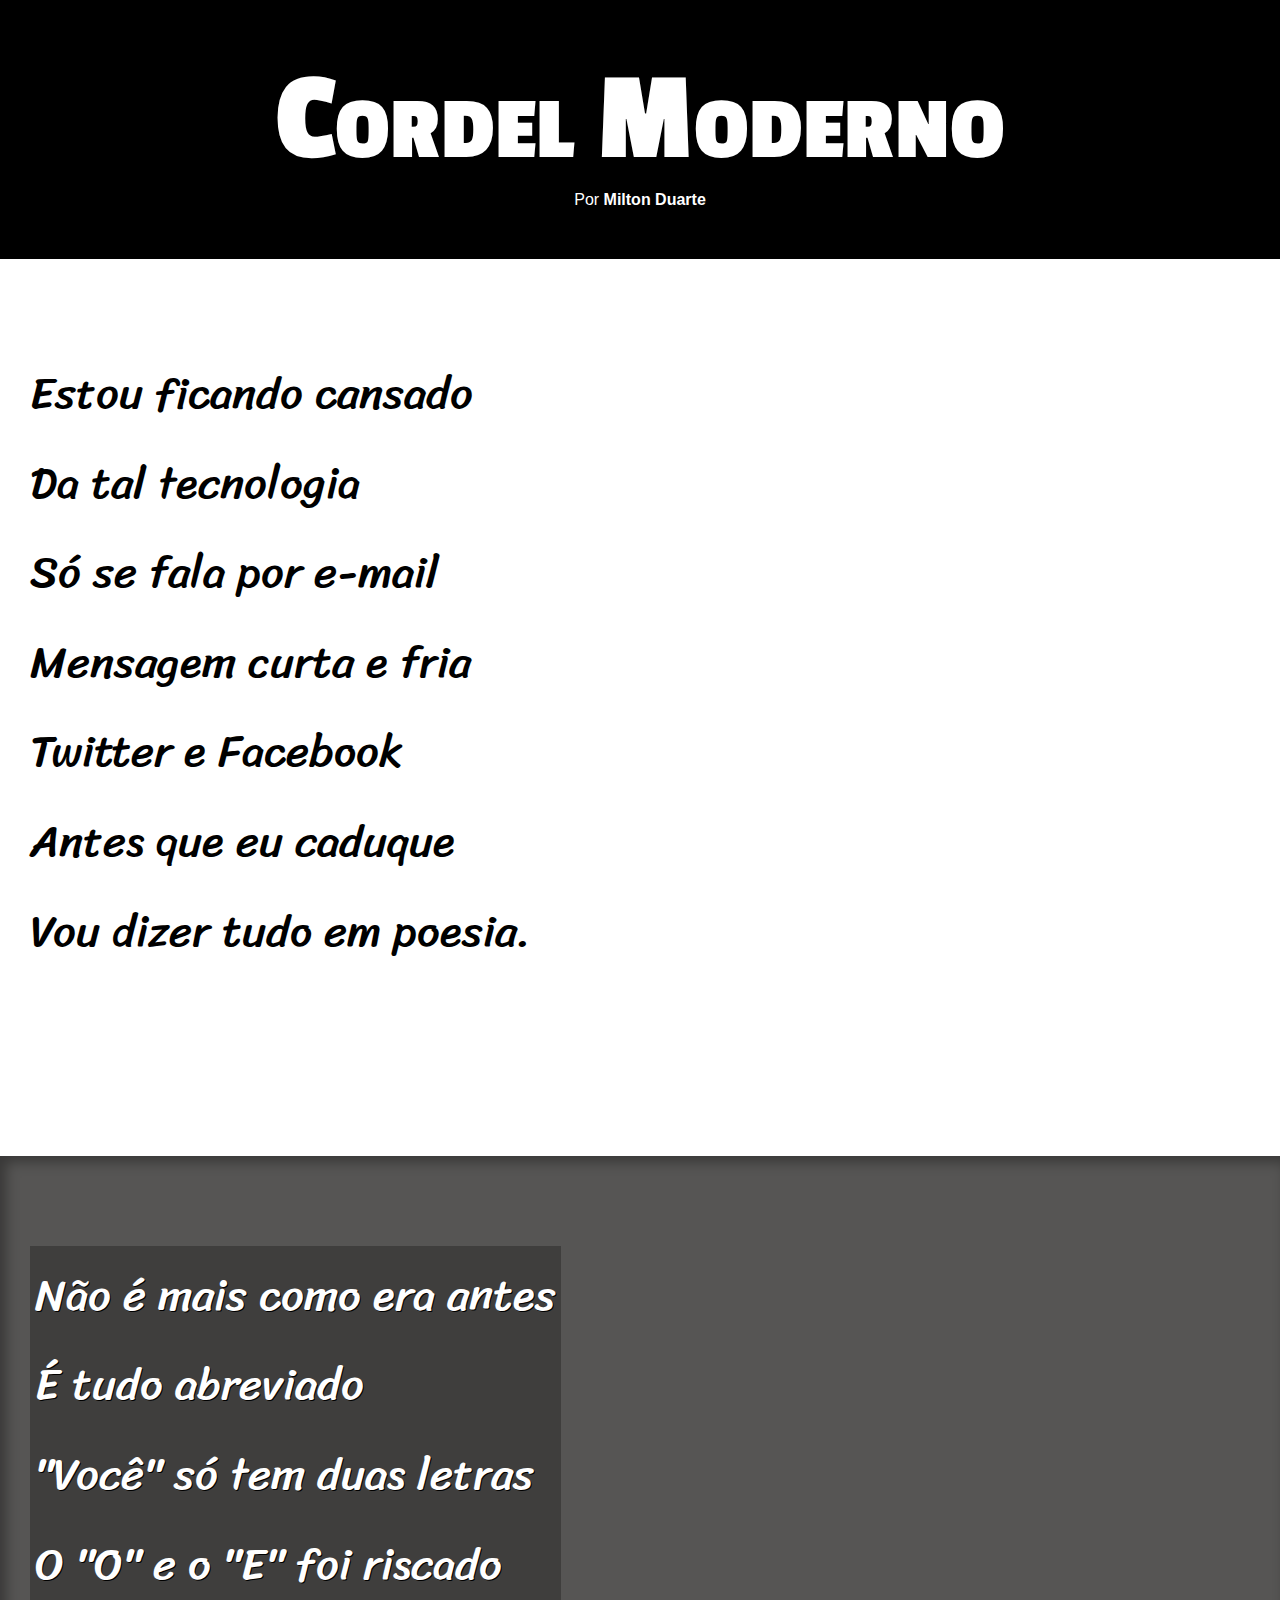
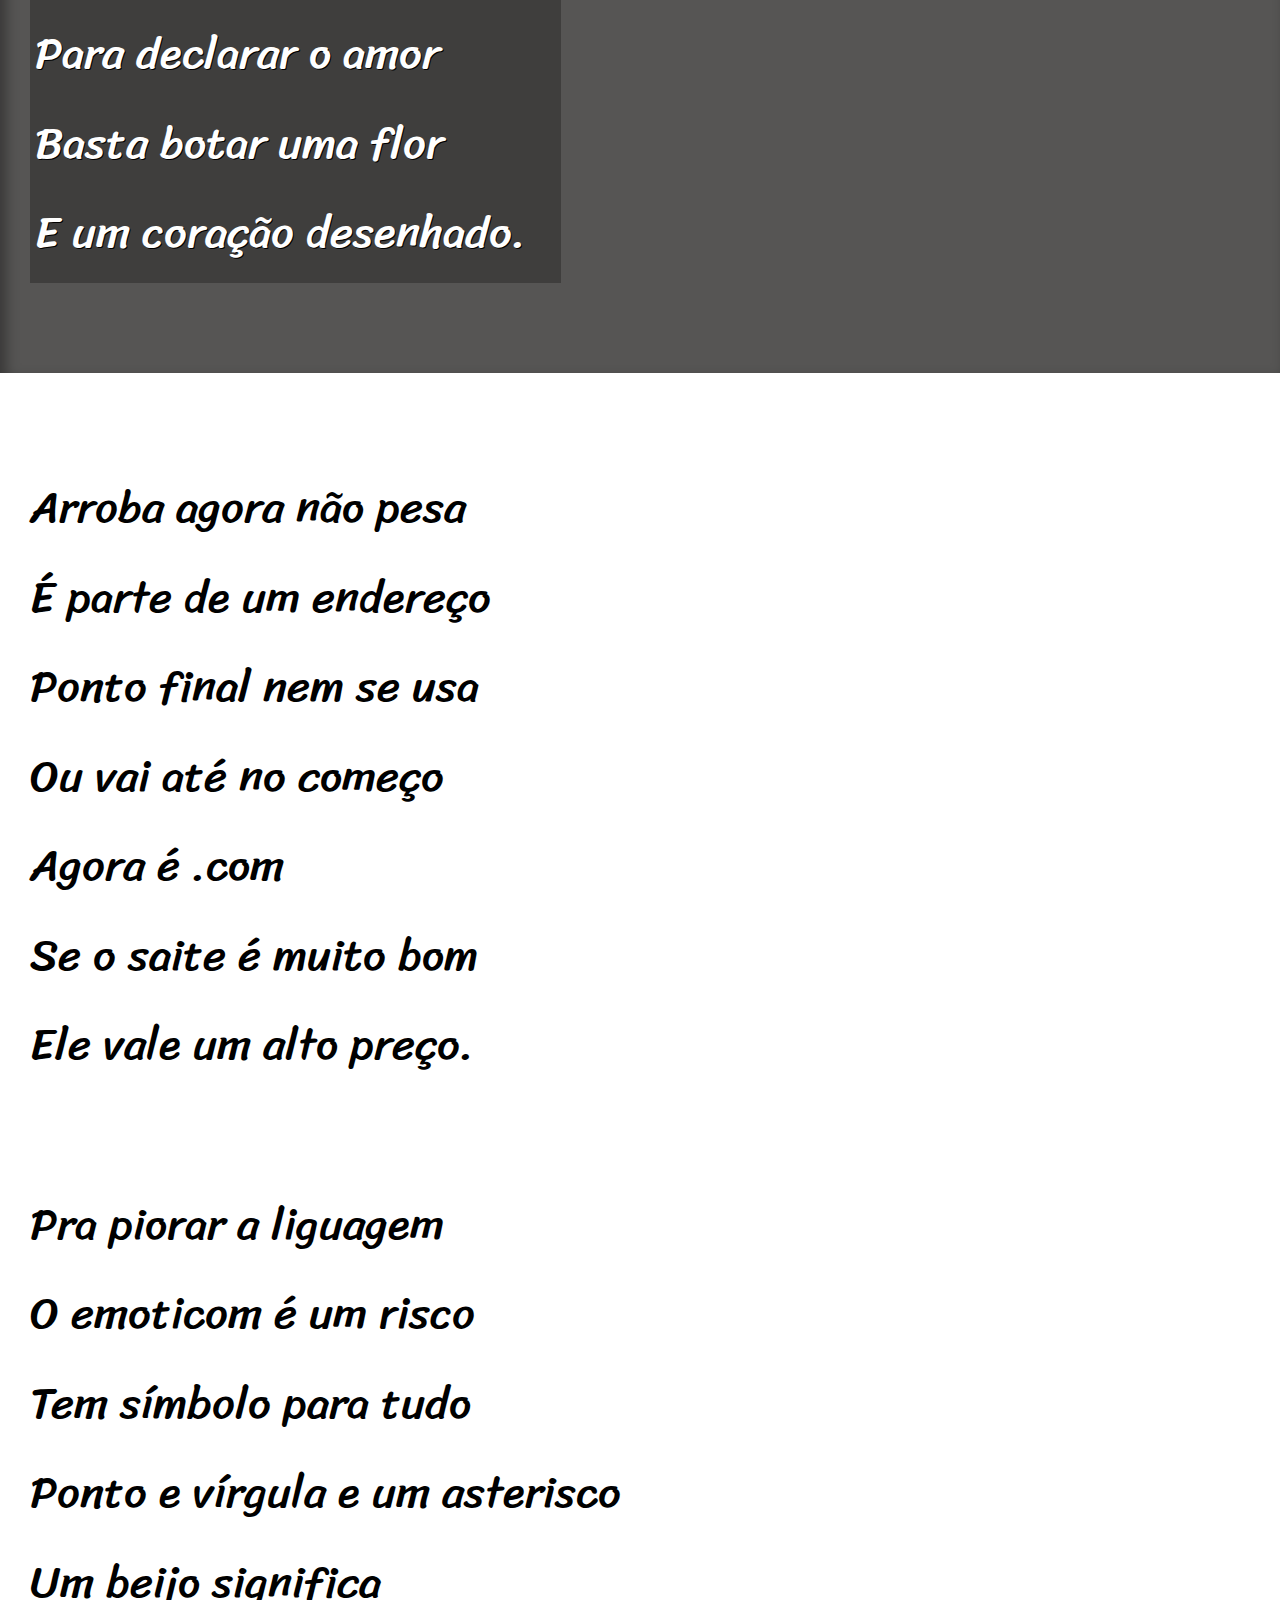
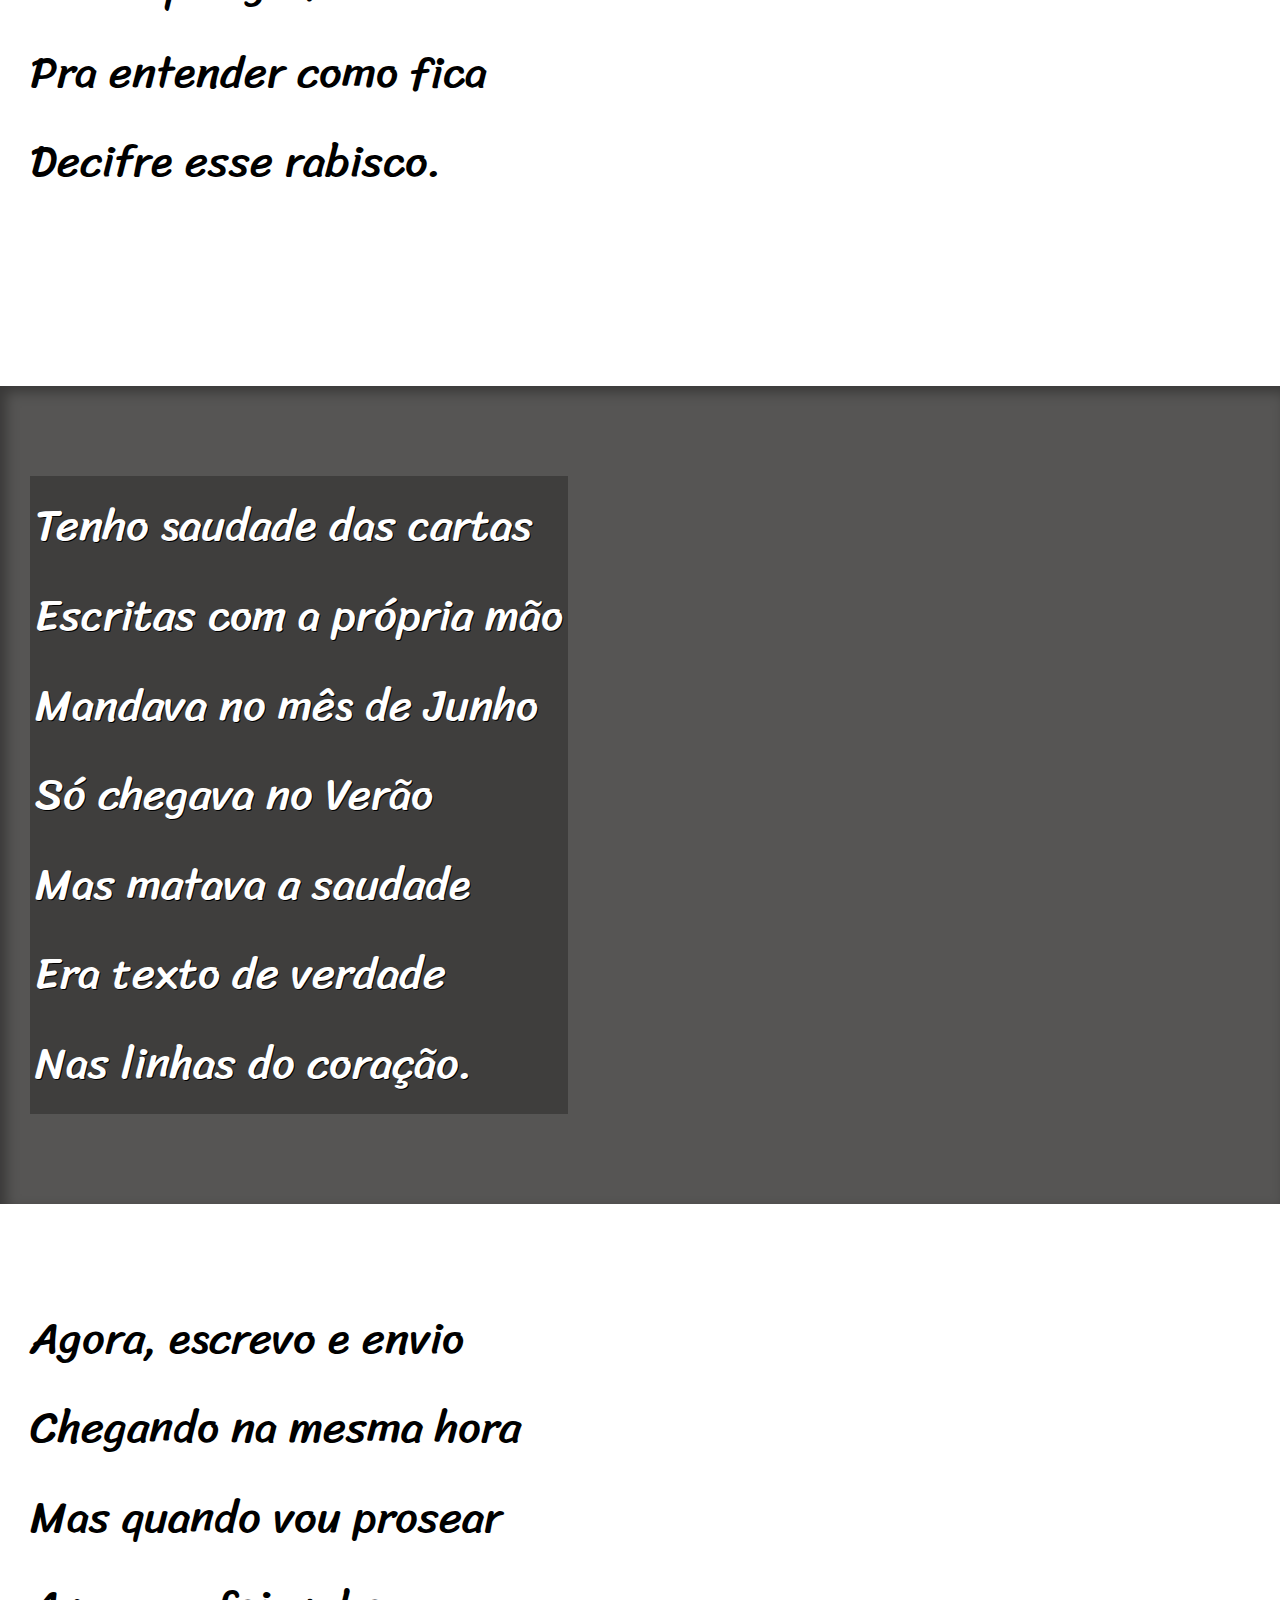
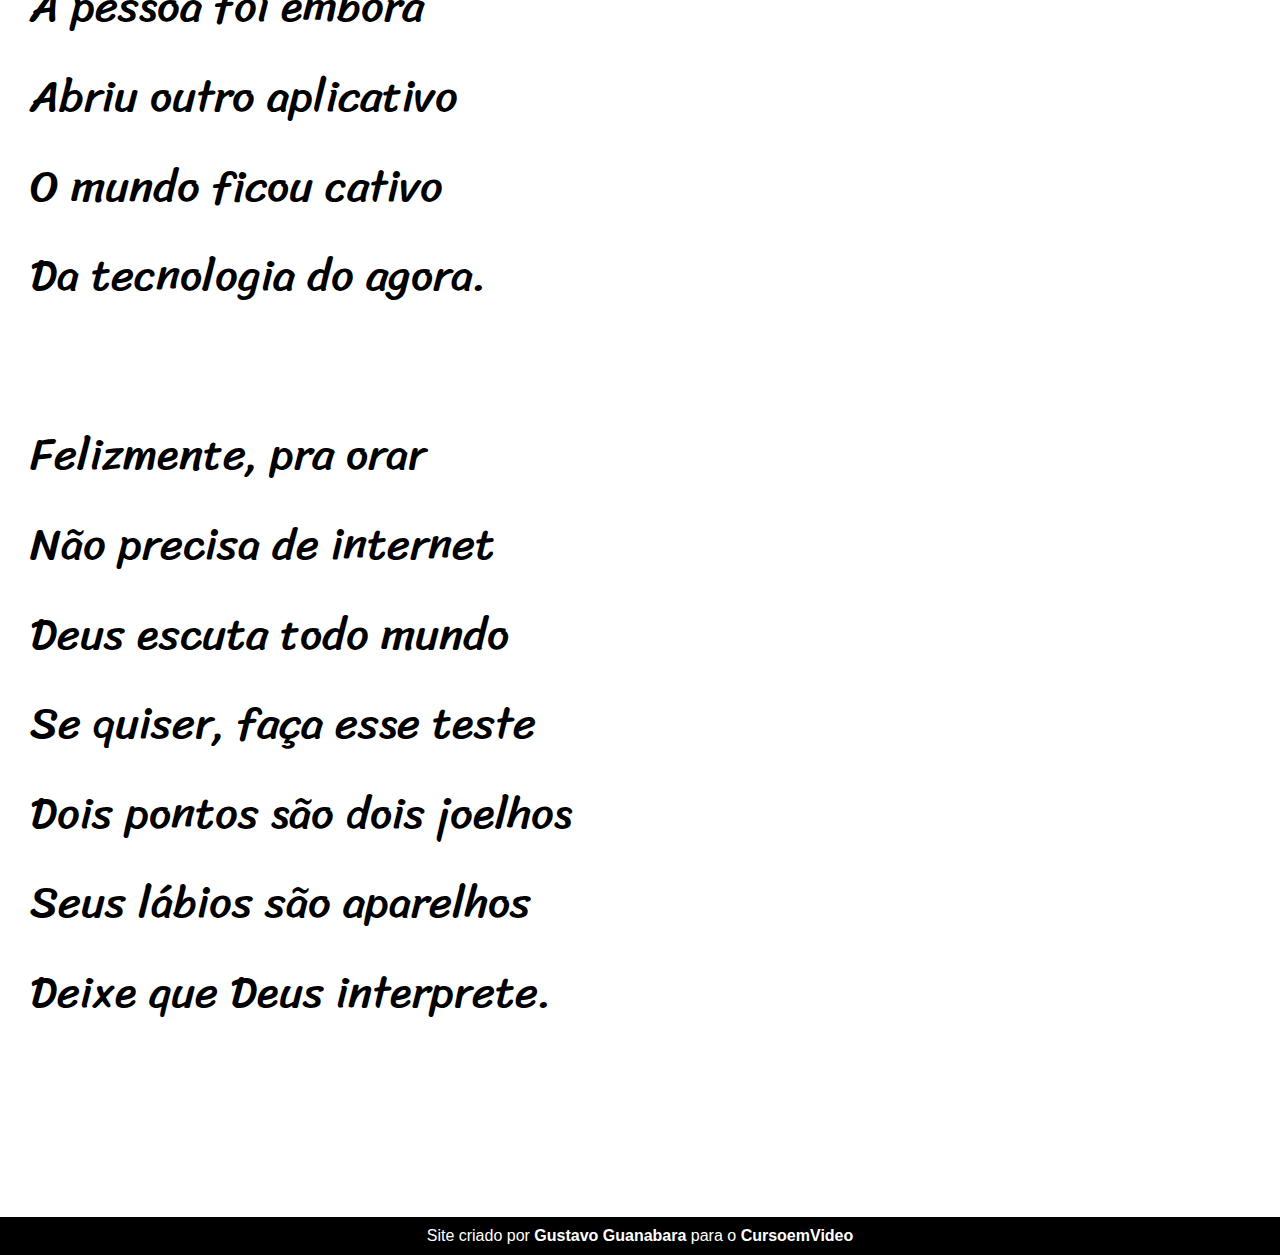
<file: desafios/d012/index.htm>
<!DOCTYPE html>
<html lang="pt-br">
<head>
    <meta charset="UTF-8">
    <meta name="viewport" content="width=device-width, initial-scale=1.0">
    <title>Cordel Moderno</title>
    <link rel="stylesheet" href="estilo/style.css">
</head>
<body>
    <header>
        <h1>Cordel Moderno</h1>
        <p>Por <a href="https://www.recantodasletras.com.br/poesias/3186743" target="_blank">Milton Duarte</a></p>

    </header>
    <section class="normal">
        <p>
            Estou ficando cansado <br>
            Da tal tecnologia <br>
            Só se fala por e-mail <br>
            Mensagem curta e fria <br>
            Twitter e Facebook <br>
            Antes que eu caduque <br>
            Vou dizer tudo em poesia.
        </p>
    </section>

    <section class="imagem" id="img01">
        <p>
            Não é mais como era antes <br>
            É tudo abreviado <br>
            "Você" só tem duas letras <br>
            O "O" e o "E" foi riscado <br>
            Para declarar o amor <br>
            Basta botar uma flor <br>
            E um coração desenhado.
        </p>
    </section>

    <section class="normal">
        <p>
            Arroba agora não pesa <br>
            É parte de um endereço <br>
            Ponto final nem se usa <br>
            Ou vai até no começo <br>
            Agora é .com <br>
            Se o saite é muito bom <br>
            Ele vale um alto preço.
        </p>

        <p>
            Pra piorar a liguagem <br>
            O emoticom é um risco <br>
            Tem símbolo para tudo <br>
            Ponto e vírgula e um asterisco <br>
            Um beijo significa <br>
            Pra entender como fica <br>
            Decifre esse rabisco.
        </p>
    </section>

    <section class="imagem" id="img02">
        <p>
            Tenho saudade das cartas <br>
            Escritas com a própria mão <br>
            Mandava no mês de Junho <br>
            Só chegava no Verão <br>
            Mas matava a saudade <br>
            Era texto de verdade <br>
            Nas linhas do coração.
        </p>
    </section>

    <section class="normal">
        <p>
            Agora, escrevo e envio <br>
            Chegando na mesma hora <br>
            Mas quando vou prosear <br>
            A pessoa foi embora <br>
            Abriu outro aplicativo <br>
            O mundo ficou cativo <br>
            Da tecnologia do agora.
        </p>

        <p>
            Felizmente, pra orar <br>
            Não precisa de internet <br>
            Deus escuta todo mundo <br>
            Se quiser, faça esse teste <br>
            Dois pontos são dois joelhos <br>
            Seus lábios são aparelhos <br>
            Deixe que Deus interprete.
        </p>
    </section>

    <footer>
        <p>Site criado por <a href="https://gustavoguanabara.github.io" target="_blank">Gustavo Guanabara</a> para o <a href="https://www.cursoemvideo.com" target="_blank">CursoemVideo</a></p>
    </footer>
</body>
</html>
</file>
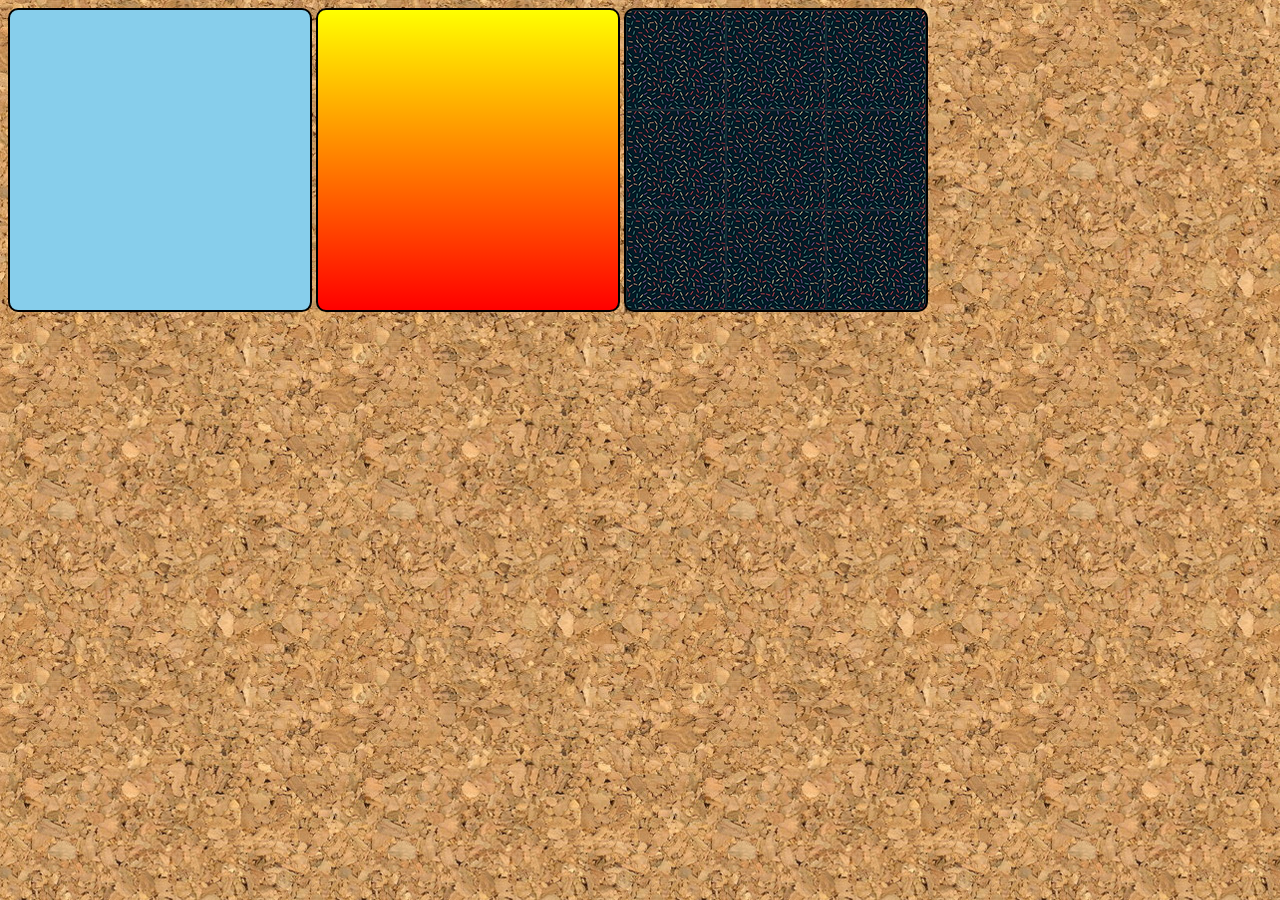
<file: ex022/fundo001.html>
<!DOCTYPE html>
<html lang="pt-br">
<head>
    <meta charset="UTF-8">
    <meta name="viewport" content="width=device-width, initial-scale=1.0">
    <title>Teste de imagem de fundo</title>
    <style>

        body{
            background-image: url(imagens/wallpaper001.jpg);
        }
        div.quadrado{
            display: inline-block;
            border: 2px solid black;
            border-radius: 10px;
            background-color: lightgray;
            width: 300px;
            height: 300px;
        }

        div#q1{
            background-color: skyblue;
        }

        div#q2{
            background-image: linear-gradient(to bottom, yellow, red);
        }

        div#q3{
            background-image: url('imagens/pattern001.png');
        }
    </style>

</head>
<body>
    <div class="quadrado" id="q1">
    </div>

    <div class="quadrado" id="q2">
    </div>

    <div class="quadrado" id="q3">
    </div>
</body>
</html>
</file>
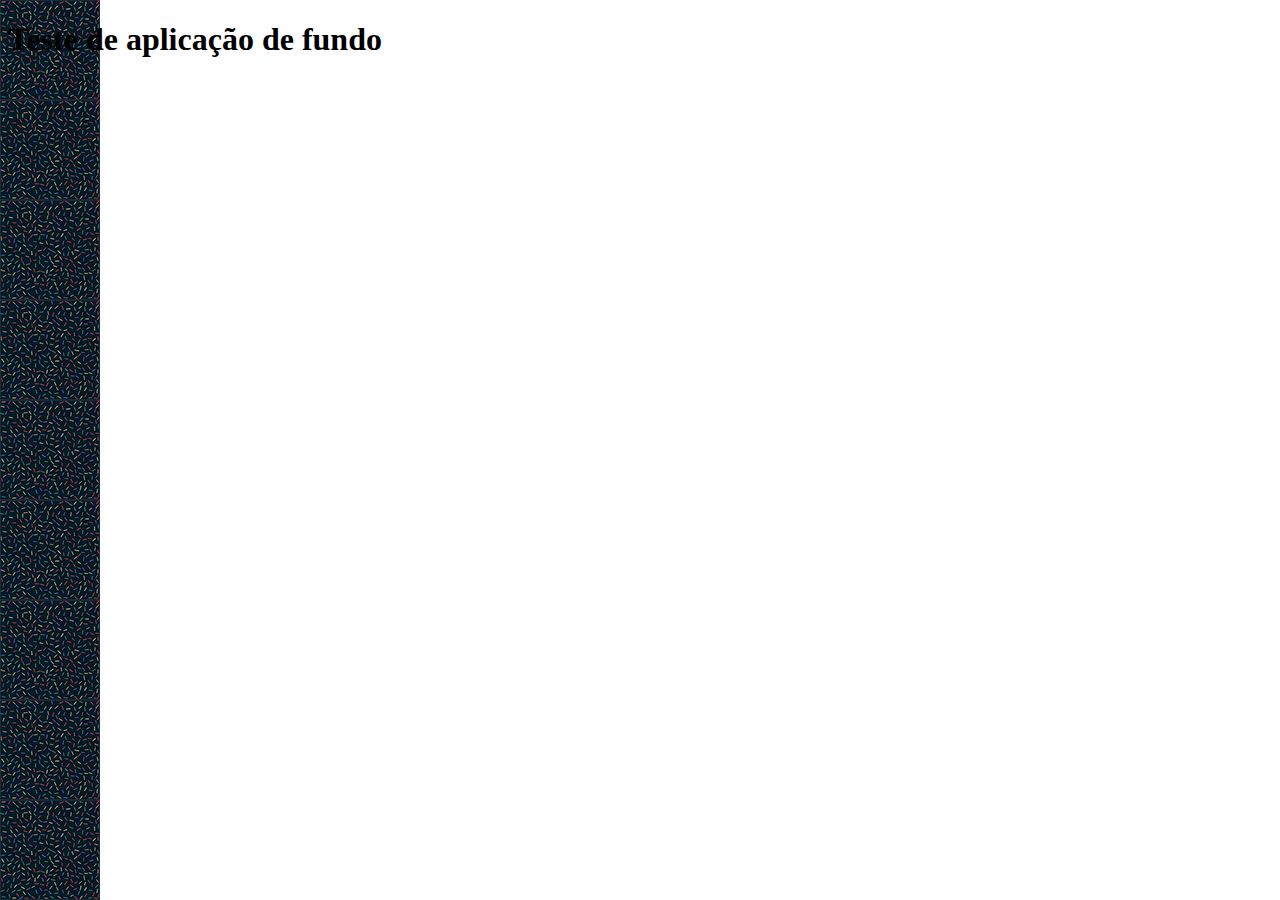
<file: ex022/fundo002.html>
<!DOCTYPE html>
<html lang="pt-br">
<head>
    <meta charset="UTF-8">
    <meta name="viewport" content="width=device-width, initial-scale=1.0">
    <title>Personalização dos fundos</title>
    <style>
        body{
            background-image: url('imagens/pattern001.png');
            background-size: 100px 100px;
            background-repeat: repeat-y;
        }
    </style>
</head>
<body>
    <h1>Teste de aplicação de fundo</h1>
</body>
</html>
</file>
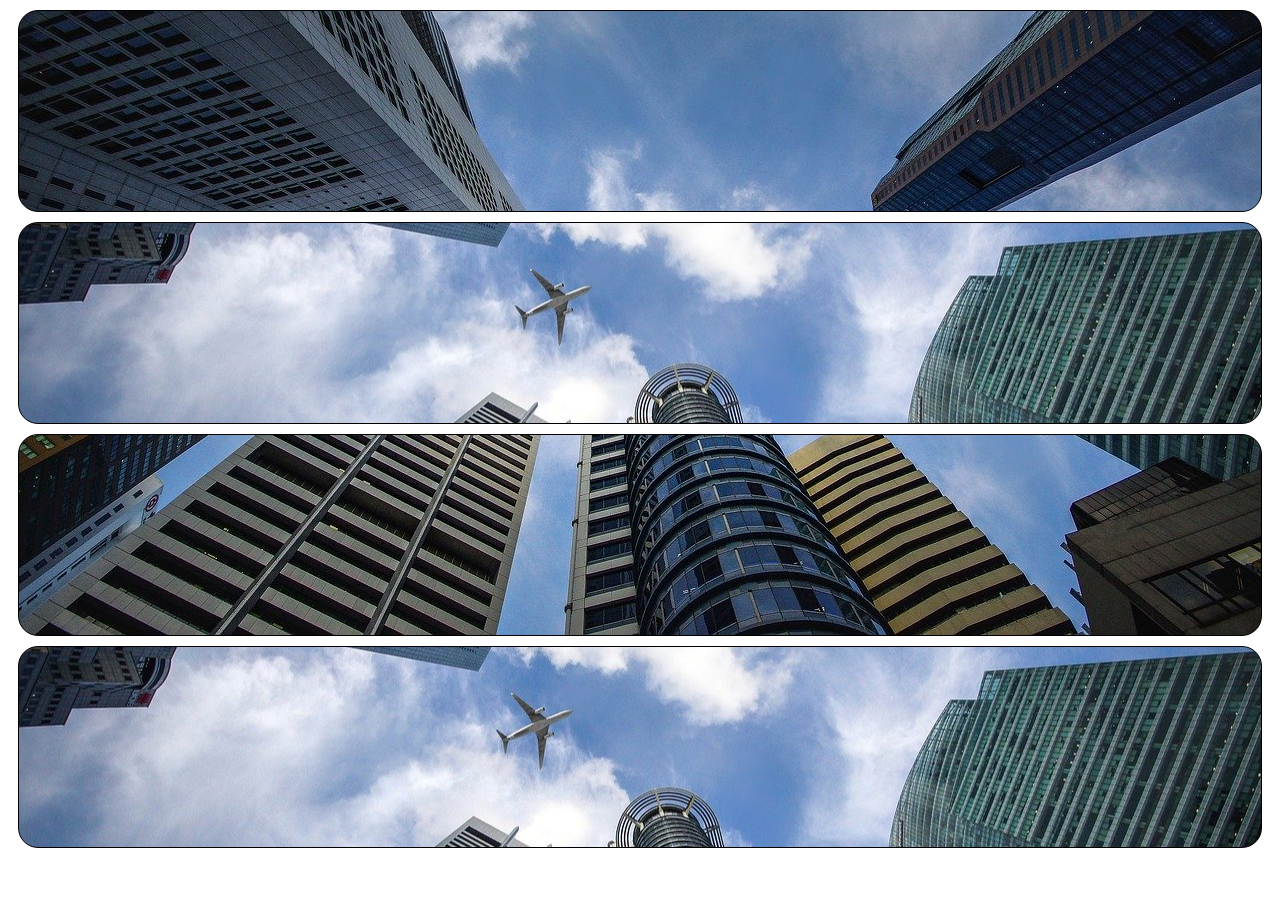
<file: ex022/fundo003.html>
<!DOCTYPE html>
<html lang="pt-br">
<head>
    <meta charset="UTF-8">
    <meta name="viewport" content="width=device-width, initial-scale=1.0">
    <title>Posição dos Fundos</title>
    <style>
        div.bloco {
            background-image: url('imagens/wallpaper002.jpg');
            height: 200px;
            border: 1px solid black;
            border-radius: 20px;
            margin: 10px;

        }

        div#q1 {
            background-position: left top;
        }

        div#q2 {
            background-position: left center;
        }

        div#q3{
            background-position: right bottom;
        }

        div#q4{
            background-position: center center;
        }
        
    </style>
</head>
<body>
    <div class="bloco" id="q1">

    </div>
    <div class="bloco" id="q2">

    </div>
    <div class="bloco" id="q3">

    </div>
    <div class="bloco" id="q4">

    </div>

</body>
</html>
</file>
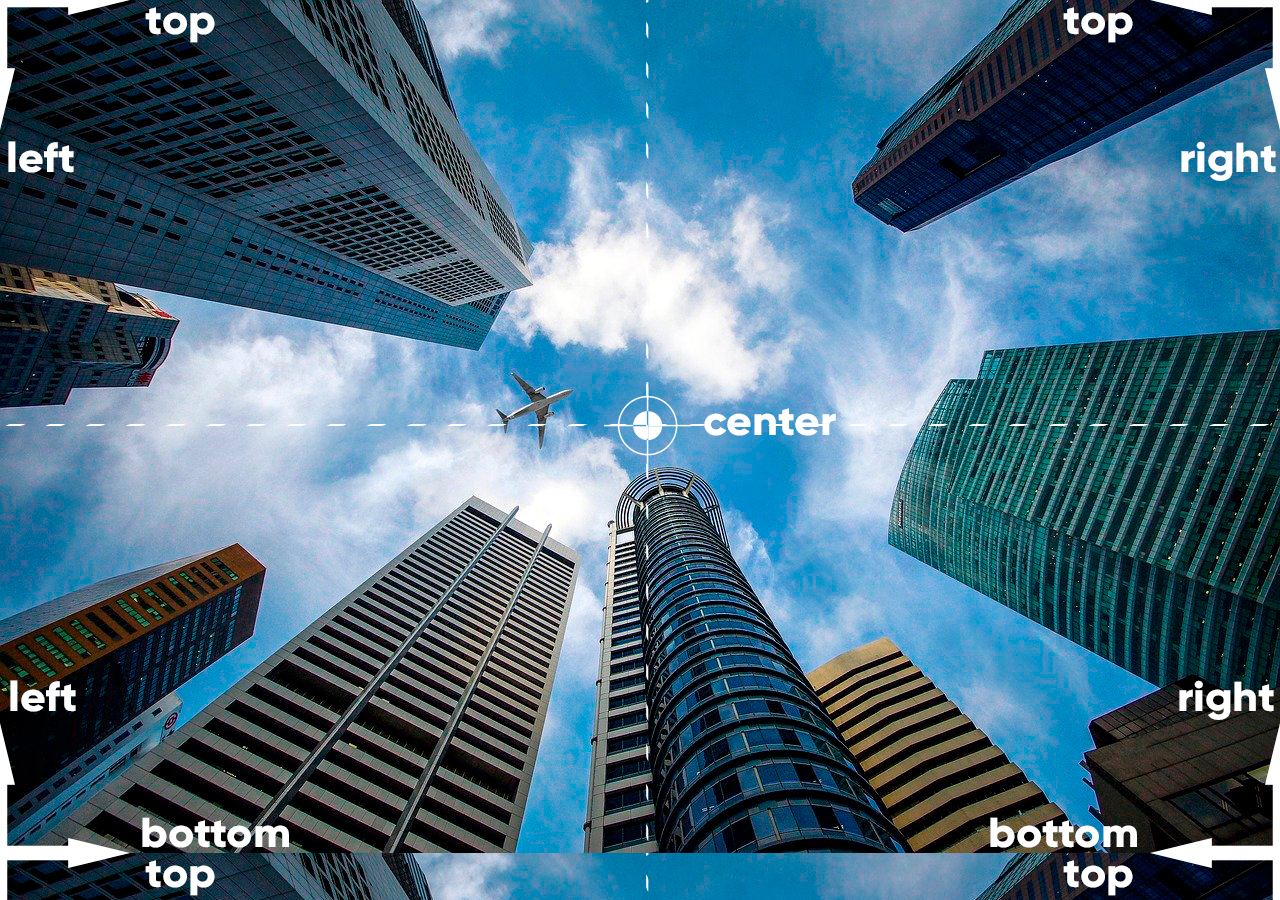
<file: ex022/fundo005.htm>
<!DOCTYPE html>
<html lang="pt-br">
<head>
    <meta charset="UTF-8">
    <meta name="viewport" content="width=device-width, initial-scale=1.0">
    <title>Posicionamento</title>
    <style>
        body{
            height: 95vh;
            background-image: url(imagens/wallpaper003.jpg);
            background-position: top center;
        }
    </style>
</head>
<body>
    
</body>
</html>
</file>
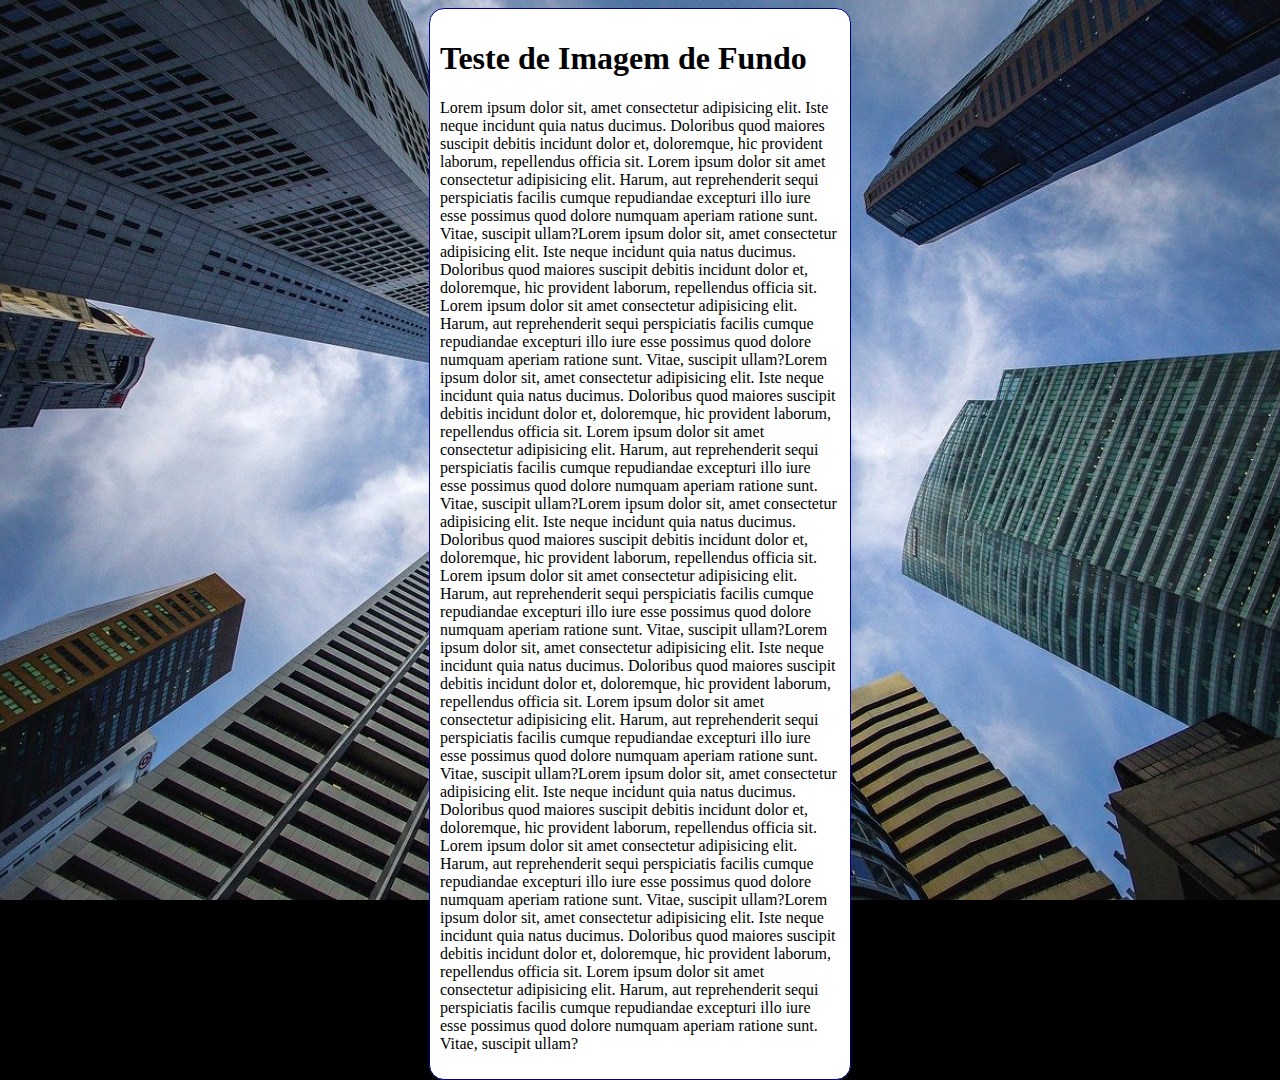
<file: ex022/fundo006.html>
<!DOCTYPE html>
<html lang="pt-br">
<head>
    <meta charset="UTF-8">
    <meta name="viewport" content="width=device-width, initial-scale=1.0">
    <title>Document</title>
    <style>
        body{
            height: 100vh;
            /*background-color: black;
            background-image: url('imagens/wallpaper002.jpg');
            background-position: center top;
            background-repeat: repeat-y;
            background-size: fixed;
            */
            

            background: black url('imagens/wallpaper002.jpg') center center no-repeat  fixed; 
            background-size: cover;
        }

        main{
            background-color: white;
            max-width: 400px;
            padding: 10px;
            margin: auto;
            border: 1px solid darkblue;
            border-radius: 15px;
        }
    </style>
</head>
<body>
    <main>
        <h1>Teste de Imagem de Fundo</h1>
        <p>Lorem ipsum dolor sit, amet consectetur adipisicing elit. Iste neque incidunt quia natus ducimus. Doloribus quod maiores suscipit debitis incidunt dolor et, doloremque, hic provident laborum, repellendus officia sit. Lorem ipsum dolor sit amet consectetur adipisicing elit. Harum, aut reprehenderit sequi perspiciatis facilis cumque repudiandae excepturi illo iure esse possimus quod dolore numquam aperiam ratione sunt. Vitae, suscipit ullam?Lorem ipsum dolor sit, amet consectetur adipisicing elit. Iste neque incidunt quia natus ducimus. Doloribus quod maiores suscipit debitis incidunt dolor et, doloremque, hic provident laborum, repellendus officia sit. Lorem ipsum dolor sit amet consectetur adipisicing elit. Harum, aut reprehenderit sequi perspiciatis facilis cumque repudiandae excepturi illo iure esse possimus quod dolore numquam aperiam ratione sunt. Vitae, suscipit ullam?Lorem ipsum dolor sit, amet consectetur adipisicing elit. Iste neque incidunt quia natus ducimus. Doloribus quod maiores suscipit debitis incidunt dolor et, doloremque, hic provident laborum, repellendus officia sit. Lorem ipsum dolor sit amet consectetur adipisicing elit. Harum, aut reprehenderit sequi perspiciatis facilis cumque repudiandae excepturi illo iure esse possimus quod dolore numquam aperiam ratione sunt. Vitae, suscipit ullam?Lorem ipsum dolor sit, amet consectetur adipisicing elit. Iste neque incidunt quia natus ducimus. Doloribus quod maiores suscipit debitis incidunt dolor et, doloremque, hic provident laborum, repellendus officia sit. Lorem ipsum dolor sit amet consectetur adipisicing elit. Harum, aut reprehenderit sequi perspiciatis facilis cumque repudiandae excepturi illo iure esse possimus quod dolore numquam aperiam ratione sunt. Vitae, suscipit ullam?Lorem ipsum dolor sit, amet consectetur adipisicing elit. Iste neque incidunt quia natus ducimus. Doloribus quod maiores suscipit debitis incidunt dolor et, doloremque, hic provident laborum, repellendus officia sit. Lorem ipsum dolor sit amet consectetur adipisicing elit. Harum, aut reprehenderit sequi perspiciatis facilis cumque repudiandae excepturi illo iure esse possimus quod dolore numquam aperiam ratione sunt. Vitae, suscipit ullam?Lorem ipsum dolor sit, amet consectetur adipisicing elit. Iste neque incidunt quia natus ducimus. Doloribus quod maiores suscipit debitis incidunt dolor et, doloremque, hic provident laborum, repellendus officia sit. Lorem ipsum dolor sit amet consectetur adipisicing elit. Harum, aut reprehenderit sequi perspiciatis facilis cumque repudiandae excepturi illo iure esse possimus quod dolore numquam aperiam ratione sunt. Vitae, suscipit ullam?Lorem ipsum dolor sit, amet consectetur adipisicing elit. Iste neque incidunt quia natus ducimus. Doloribus quod maiores suscipit debitis incidunt dolor et, doloremque, hic provident laborum, repellendus officia sit. Lorem ipsum dolor sit amet consectetur adipisicing elit. Harum, aut reprehenderit sequi perspiciatis facilis cumque repudiandae excepturi illo iure esse possimus quod dolore numquam aperiam ratione sunt. Vitae, suscipit ullam?</p>
    </main>
</body>
</html>
</file>
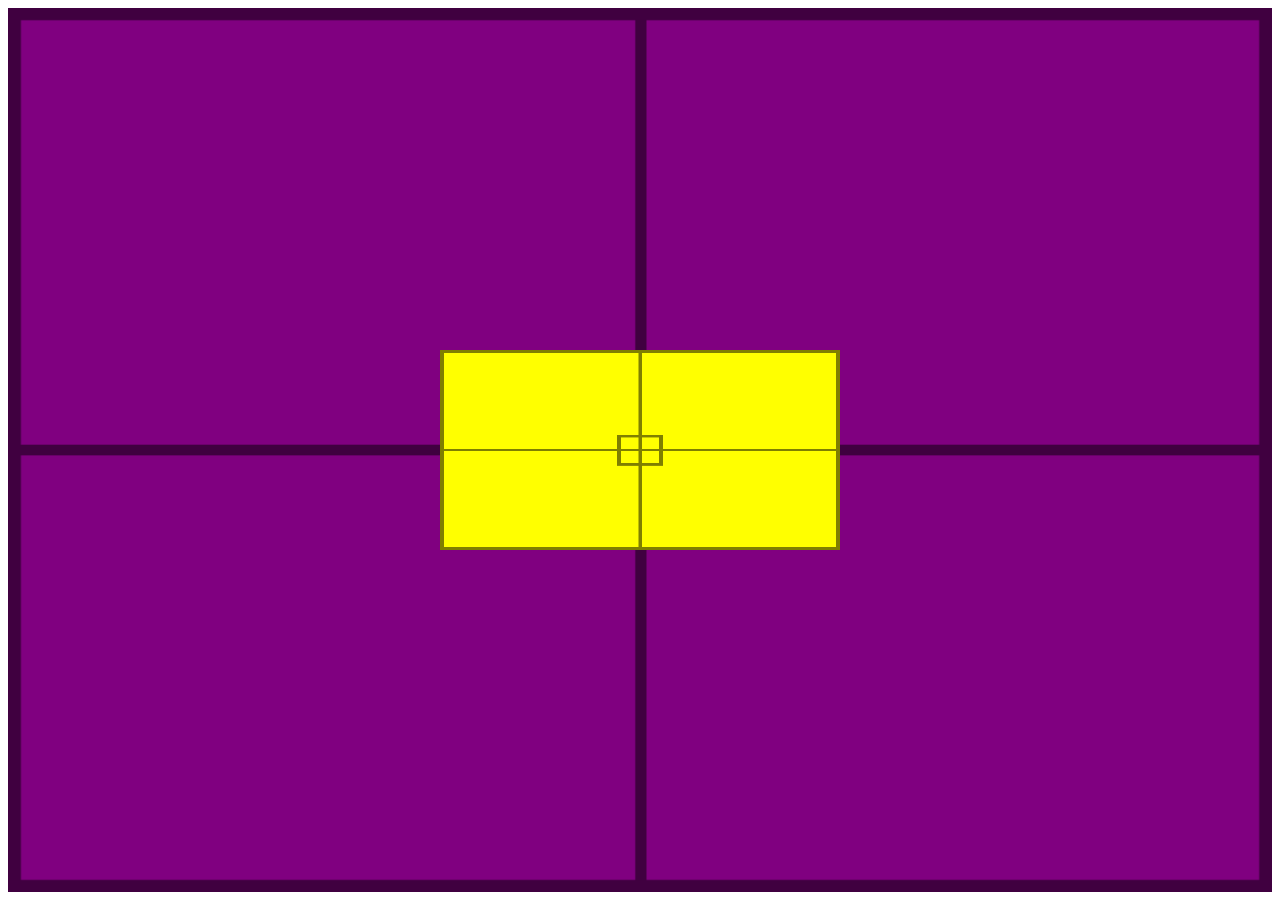
<file: ex022/fundo007.html>
<!DOCTYPE html>
<html lang="pt-br">
<head>
    <meta charset="UTF-8">
    <meta name="viewport" content="width=device-width, initial-scale=1.0">
    <title>Alinhamento vertical</title>
    <style>
        #container {
            background-image: url('imagens/target001.png');
            background-size: 100% 100%;

            position: relative;
            height: 96vh;
            padding: 10px;
            background-color: purple;
        }

        #conteudo {
            background-image: url('imagens/target001.png');
            background-size: 100% 100%;

            position: absolute;
            height: 200px;
            width: 400px;
            background-color: yellow;

            left: 50%;
            top: 50%;

            transform: translate(-50%, -50%);
        }
    </style>
</head>
<body>
    <section id="container">
        <article id="conteudo">

        </article>
    </section>
</body>
</html>
</file>
<file: desafios/d012/estilo/style.css>
@charset "UFT=8";

@import url('https://fonts.googleapis.com/css2?family=Passion+One&display=swap');
@import url('https://fonts.googleapis.com/css2?family=Sriracha&display=swap');

:root {
    --fonte1: Verdana, Geneva, Tahoma, sans-serif;
    --fonte2: 'Passion One', cursive;
    --fonte3: 'Sriracha', cursive;
}

* {
    margin: 0px;
    padding: 0px;
    font-size: 1em;
}

html, body {
    min-height: 100vh;
    background-color: darkgray;
    font-family: var(--fonte1);
}

header {
    background-color: black;
    color: white;
    text-align: center;
}

header > h1 {
    padding-top: 50px;
    font-variant: small-caps;
    font-family: var(--fonte2);
    font-size: 10vw;
}

header > p {
    padding-bottom: 50px;
}

header a, footer a {
    color: white;
    text-decoration: none;
    font-weight: bolder;
}

header a:hover, footer a:hover {
    text-decoration: underline;
}

section {
    padding-top: 10vh;
    padding-bottom: 10vh;
    line-height: 2em;
    padding-left: 30px;
    font-family: var(--fonte3);
    font-size: 3.5vw;
}

section > p {
    padding-bottom: 2em;
}

section.normal {
    background-color: white;
    color: black;
}

section.imagem {
    background-color: rgba(3, 2, 0, 0.5);
    color: white;
    box-shadow: inset 6px 6px 13px 0px rgba(0, 0, 0, 0.349);
    background-attachment: fixed;
}

section.imagem > p {
    display: inline-block;
    padding: 5px;
    background-color: rgba(0, 0, 0, 0.267);
    text-shadow: 1px 1px black;
}

section#img01 {
    background-image: url('../imagens/background001.jpg');
    background-size: cover;
}

section#img02 {
    background-image: url('../imagens/background002.jpg');
    background-size: cover;
}

footer {
    background-color: black;
    color: white;
    text-align: center;
    padding: 10px;
}
</file>
